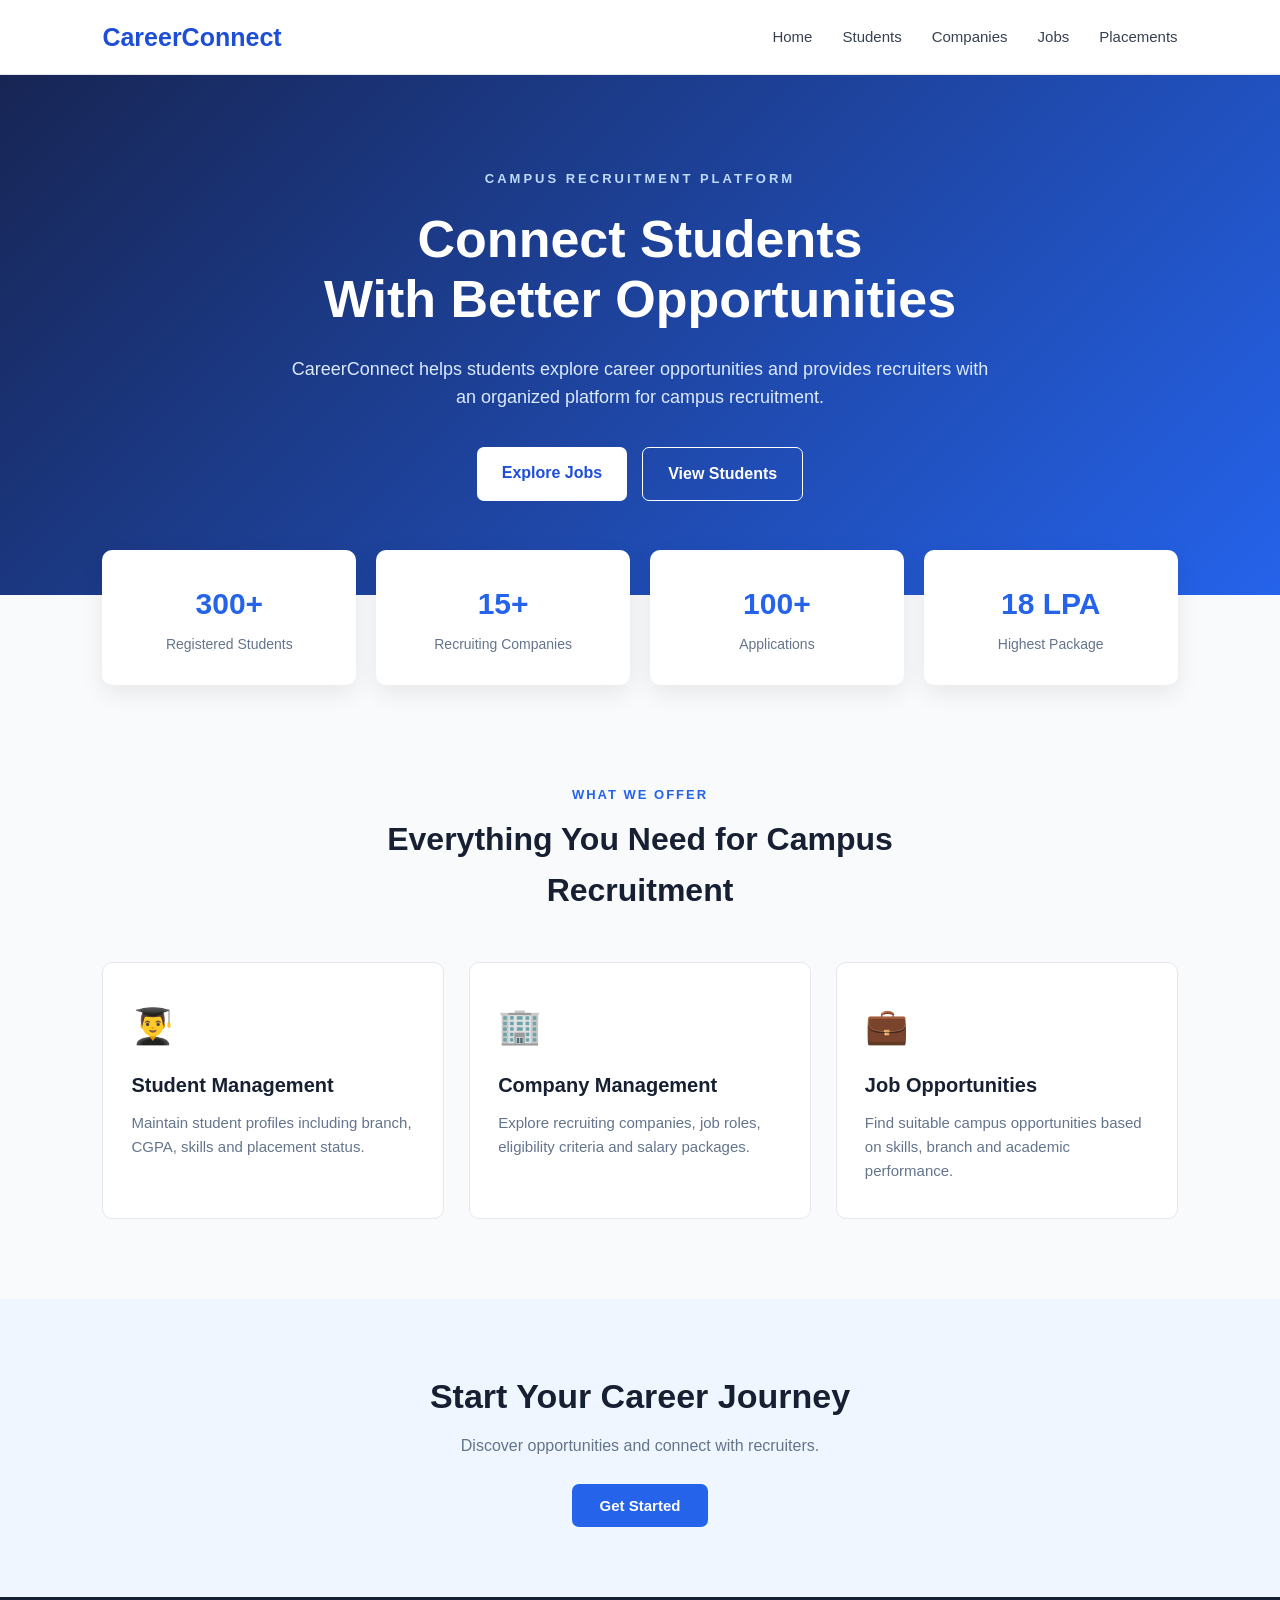
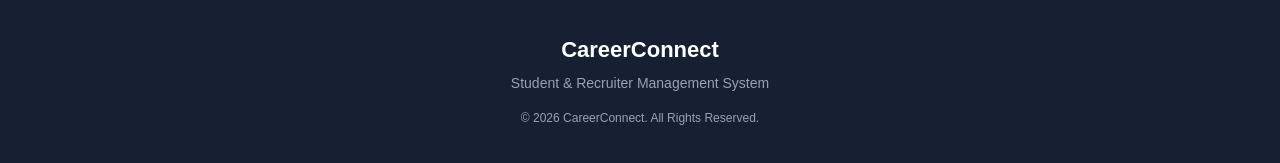
<file: index.html>
<!DOCTYPE html>
<html lang="en">

<head>
    <meta charset="UTF-8">
    <meta name="viewport" content="width=device-width, initial-scale=1.0">

    <title>CareerConnect</title>

    <link rel="stylesheet" href="style.css">
</head>

<body>

    <!-- Navigation -->
    <nav class="navbar">

        <div class="logo">
            CareerConnect
        </div>

        <div class="nav-links">
            <a href="index.html">Home</a>
            <a href="students.html">Students</a>
            <a href="companies.html">Companies</a>
            <a href="jobs.html">Jobs</a>
            <a href="placements.html">Placements</a>
        </div>

    </nav>


    <!-- Hero Section -->
    <section class="hero">

        <div class="hero-content">

            <p class="small-heading">
                CAMPUS RECRUITMENT PLATFORM
            </p>

            <h1>
                Connect Students<br>
                With Better Opportunities
            </h1>

            <p class="hero-text">
                CareerConnect helps students explore career
                opportunities and provides recruiters with
                an organized platform for campus recruitment.
            </p>

            <div class="hero-buttons">

                <a href="#" class="primary-btn">
                    Explore Jobs
                </a>

                <a href="#" class="secondary-btn">
                    View Students
                </a>

            </div>

        </div>

    </section>


    <!-- Statistics -->
    <section class="statistics">

        <div class="stat-card">
            <h2>300+</h2>
            <p>Registered Students</p>
        </div>

        <div class="stat-card">
            <h2>15+</h2>
            <p>Recruiting Companies</p>
        </div>

        <div class="stat-card">
            <h2>100+</h2>
            <p>Applications</p>
        </div>

        <div class="stat-card">
            <h2>18 LPA</h2>
            <p>Highest Package</p>
        </div>

    </section>


    <!-- Features -->
    <section class="features">

        <div class="section-heading">

            <p>WHAT WE OFFER</p>

            <h2>
                Everything You Need for Campus Recruitment
            </h2>

        </div>


        <div class="feature-container">

            <div class="feature-card">

                <div class="feature-icon">
                    👨‍🎓
                </div>

                <h3>
                    Student Management
                </h3>

                <p>
                    Maintain student profiles including
                    branch, CGPA, skills and placement status.
                </p>

            </div>


            <div class="feature-card">

                <div class="feature-icon">
                    🏢
                </div>

                <h3>
                    Company Management
                </h3>

                <p>
                    Explore recruiting companies, job roles,
                    eligibility criteria and salary packages.
                </p>

            </div>


            <div class="feature-card">

                <div class="feature-icon">
                    💼
                </div>

                <h3>
                    Job Opportunities
                </h3>

                <p>
                    Find suitable campus opportunities based
                    on skills, branch and academic performance.
                </p>

            </div>

        </div>

    </section>


    <!-- Call To Action -->
    <section class="cta">

        <h2>
            Start Your Career Journey
        </h2>

        <p>
            Discover opportunities and connect with recruiters.
        </p>

        <button onclick="showMessage()">
            Get Started
        </button>

    </section>


    <!-- Footer -->
    <footer>

        <div class="footer-logo">
            CareerConnect
        </div>

        <p>
            Student & Recruiter Management System
        </p>

        <p class="copyright">
            © 2026 CareerConnect. All Rights Reserved.
        </p>

    </footer>


    <script src="script.js"></script>

</body>

</html>
</file>
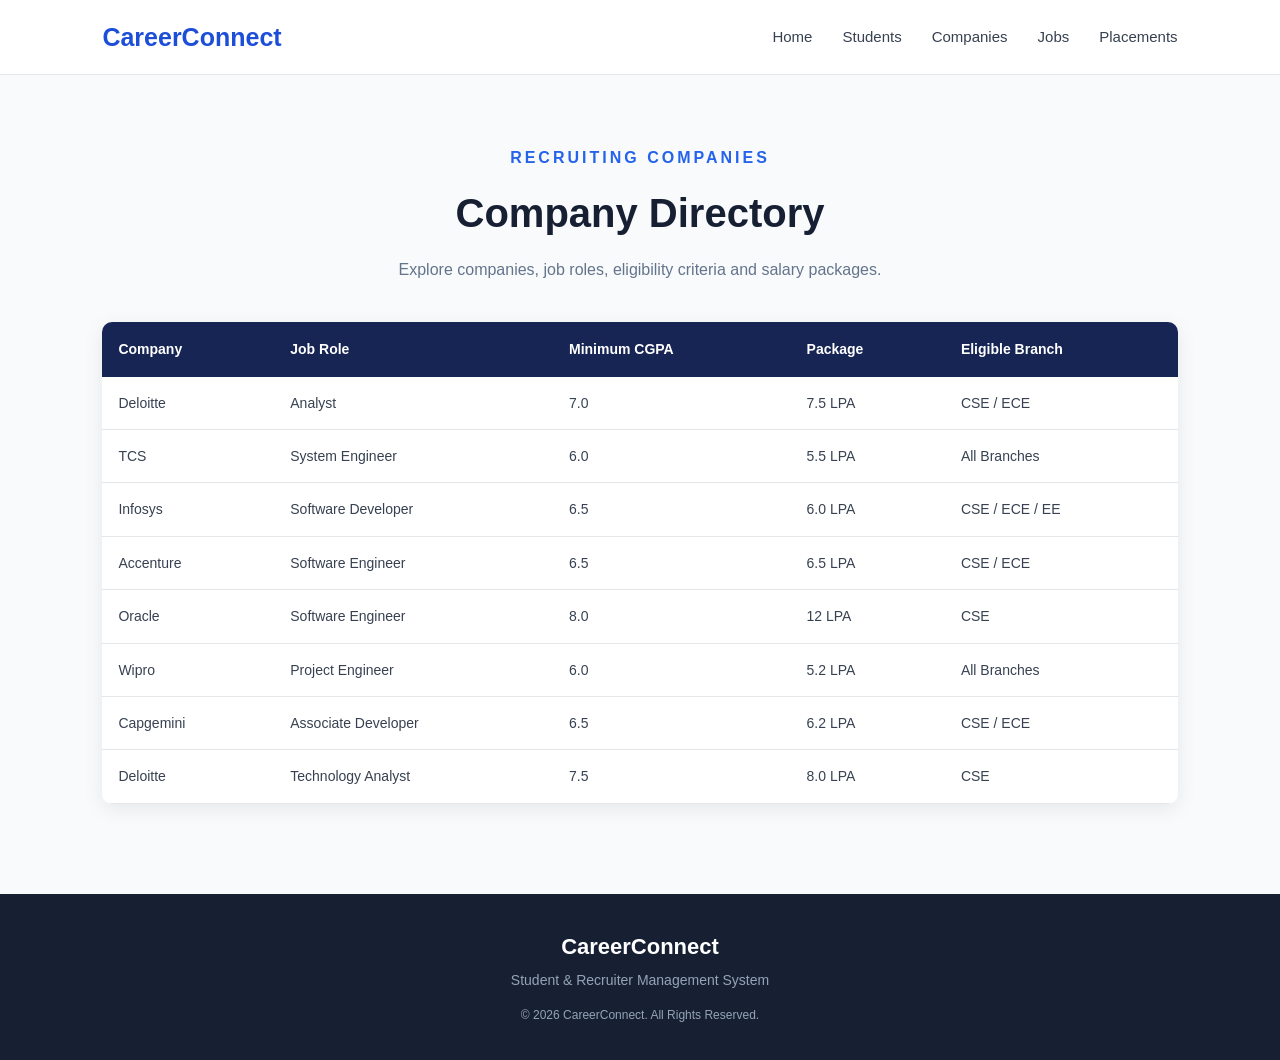
<file: companies.html>
<!DOCTYPE html>
<html lang="en">

<head>
    <meta charset="UTF-8">
    <meta name="viewport" content="width=device-width, initial-scale=1.0">

    <title>Companies | CareerConnect</title>

    <link rel="stylesheet" href="style.css">
</head>

<body>

    <!-- Navigation -->
    <nav class="navbar">

        <div class="logo">
            CareerConnect
        </div>

        <div class="nav-links">
            <a href="index.html">Home</a>
            <a href="students.html">Students</a>
            <a href="companies.html">Companies</a>
            <a href="jobs.html">Jobs</a>
            <a href="placements.html">Placements</a>
        </div>

    </nav>


    <!-- Companies Section -->
    <section class="page-section">

        <div class="page-heading">

            <p class="small-heading">
                RECRUITING COMPANIES
            </p>

            <h1>
                Company Directory
            </h1>

            <p>
                Explore companies, job roles, eligibility criteria
                and salary packages.
            </p>

        </div>


        <!-- Company Table -->
        <div class="table-container">

            <table>

                <thead>

                    <tr>
                        <th>Company</th>
                        <th>Job Role</th>
                        <th>Minimum CGPA</th>
                        <th>Package</th>
                        <th>Eligible Branch</th>
                    </tr>

                </thead>


                <tbody>

                    <tr>
                        <td>Deloitte</td>
                        <td>Analyst</td>
                        <td>7.0</td>
                        <td>7.5 LPA</td>
                        <td>CSE / ECE</td>
                    </tr>


                    <tr>
                        <td>TCS</td>
                        <td>System Engineer</td>
                        <td>6.0</td>
                        <td>5.5 LPA</td>
                        <td>All Branches</td>
                    </tr>


                    <tr>
                        <td>Infosys</td>
                        <td>Software Developer</td>
                        <td>6.5</td>
                        <td>6.0 LPA</td>
                        <td>CSE / ECE / EE</td>
                    </tr>


                    <tr>
                        <td>Accenture</td>
                        <td>Software Engineer</td>
                        <td>6.5</td>
                        <td>6.5 LPA</td>
                        <td>CSE / ECE</td>
                    </tr>


                    <tr>
                        <td>Oracle</td>
                        <td>Software Engineer</td>
                        <td>8.0</td>
                        <td>12 LPA</td>
                        <td>CSE</td>
                    </tr>


                    <tr>
                        <td>Wipro</td>
                        <td>Project Engineer</td>
                        <td>6.0</td>
                        <td>5.2 LPA</td>
                        <td>All Branches</td>
                    </tr>


                    <tr>
                        <td>Capgemini</td>
                        <td>Associate Developer</td>
                        <td>6.5</td>
                        <td>6.2 LPA</td>
                        <td>CSE / ECE</td>
                    </tr>


                    <tr>
                        <td>Deloitte</td>
                        <td>Technology Analyst</td>
                        <td>7.5</td>
                        <td>8.0 LPA</td>
                        <td>CSE</td>
                    </tr>

                </tbody>

            </table>

        </div>

    </section>


    <!-- Footer -->
    <footer>

        <div class="footer-logo">
            CareerConnect
        </div>

        <p>
            Student & Recruiter Management System
        </p>

        <p class="copyright">
            © 2026 CareerConnect. All Rights Reserved.
        </p>

    </footer>


</body>

</html>
</file>
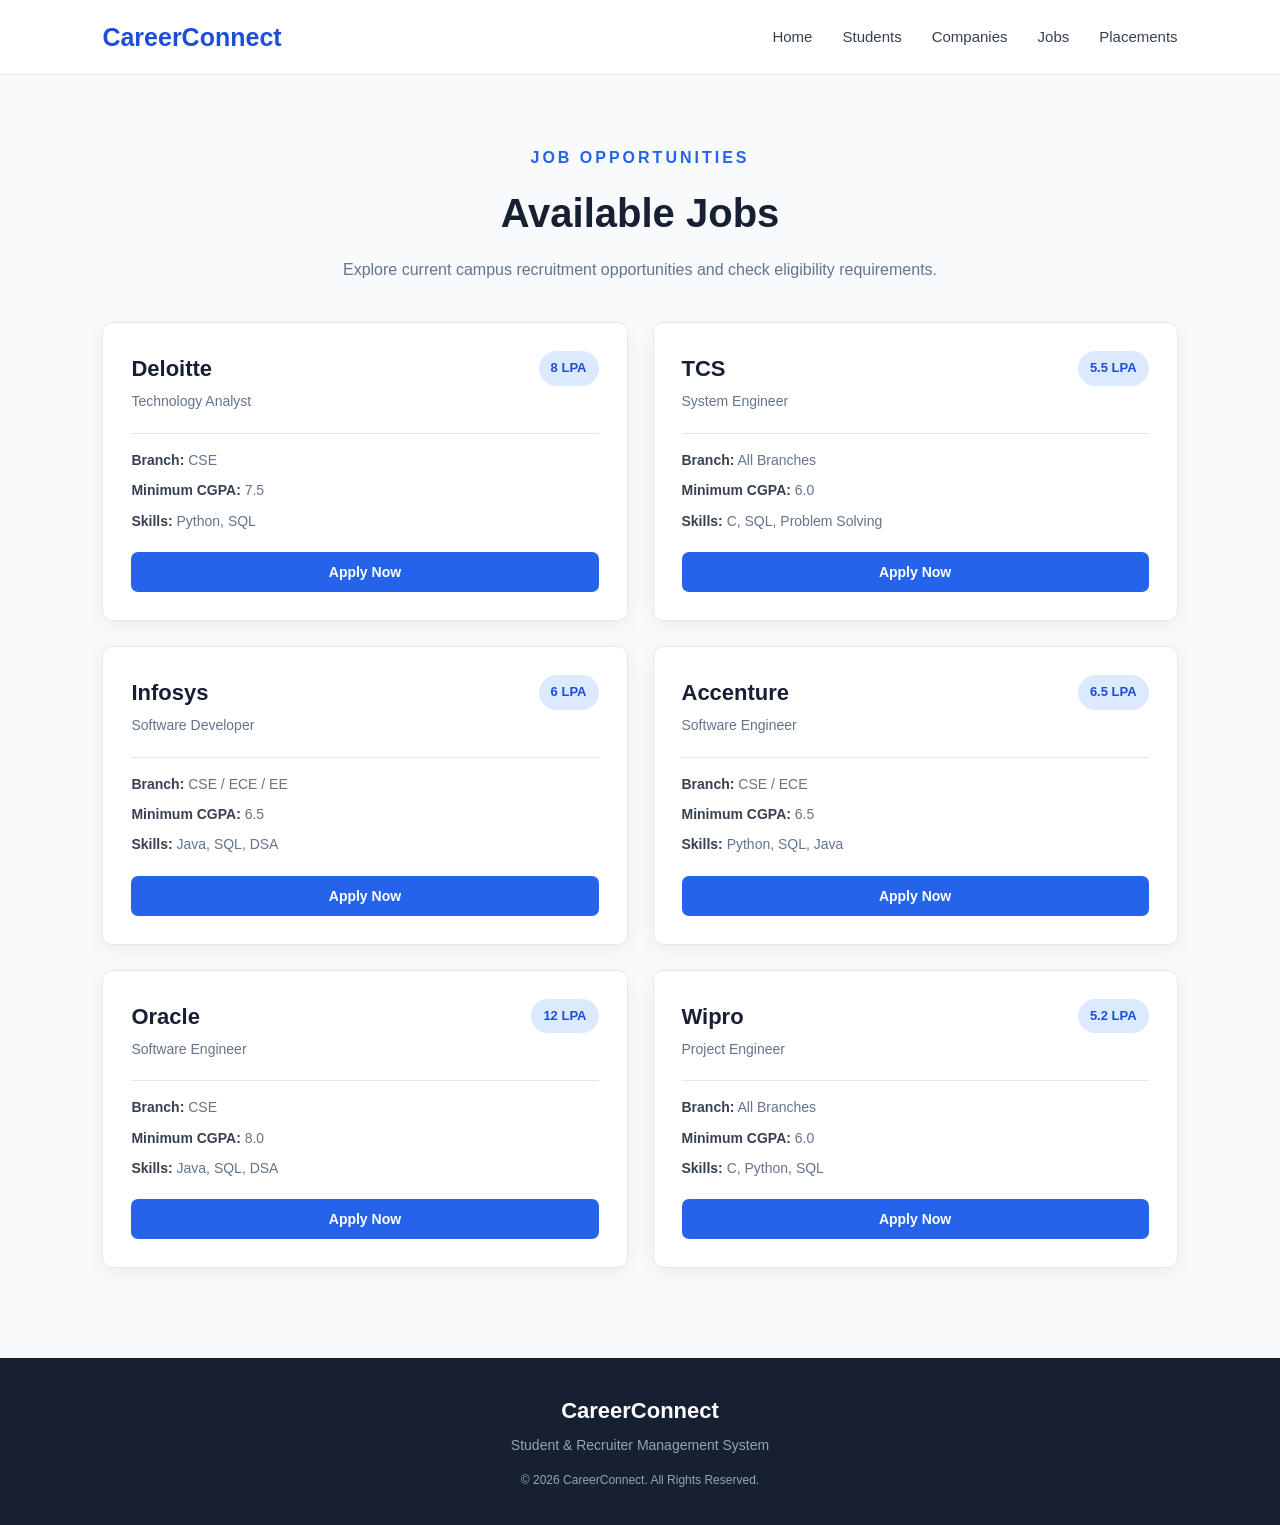
<file: jobs.html>
<!DOCTYPE html>
<html lang="en">

<head>
    <meta charset="UTF-8">
    <meta name="viewport" content="width=device-width, initial-scale=1.0">

    <title>Jobs | CareerConnect</title>

    <link rel="stylesheet" href="style.css">
</head>

<body>

    <!-- Navigation -->
    <nav class="navbar">

        <div class="logo">
            CareerConnect
        </div>

        <div class="nav-links">
            <a href="index.html">Home</a>
            <a href="students.html">Students</a>
            <a href="companies.html">Companies</a>
            <a href="jobs.html">Jobs</a>
            <a href="placements.html">Placements</a>
        </div>

    </nav>


    <!-- Jobs Section -->
    <section class="page-section">

        <div class="page-heading">

            <p class="small-heading">
                JOB OPPORTUNITIES
            </p>

            <h1>
                Available Jobs
            </h1>

            <p>
                Explore current campus recruitment opportunities
                and check eligibility requirements.
            </p>

        </div>


        <!-- Job Cards -->
        <div class="job-container">


            <!-- Job 1 -->
            <div class="job-card">

                <div class="job-header">

                    <div>
                        <h2>Deloitte</h2>
                        <p>Technology Analyst</p>
                    </div>

                    <span class="package">
                        8 LPA
                    </span>

                </div>

                <div class="job-details">

                    <p>
                        <strong>Branch:</strong>
                        CSE
                    </p>

                    <p>
                        <strong>Minimum CGPA:</strong>
                        7.5
                    </p>

                    <p>
                        <strong>Skills:</strong>
                        Python, SQL
                    </p>

                </div>

                <button class="apply-btn"
                    onclick="applyJob('Deloitte')">
                    Apply Now
                </button>

            </div>


            <!-- Job 2 -->
            <div class="job-card">

                <div class="job-header">

                    <div>
                        <h2>TCS</h2>
                        <p>System Engineer</p>
                    </div>

                    <span class="package">
                        5.5 LPA
                    </span>

                </div>

                <div class="job-details">

                    <p>
                        <strong>Branch:</strong>
                        All Branches
                    </p>

                    <p>
                        <strong>Minimum CGPA:</strong>
                        6.0
                    </p>

                    <p>
                        <strong>Skills:</strong>
                        C, SQL, Problem Solving
                    </p>

                </div>

                <button class="apply-btn"
                    onclick="applyJob('TCS')">
                    Apply Now
                </button>

            </div>


            <!-- Job 3 -->
            <div class="job-card">

                <div class="job-header">

                    <div>
                        <h2>Infosys</h2>
                        <p>Software Developer</p>
                    </div>

                    <span class="package">
                        6 LPA
                    </span>

                </div>

                <div class="job-details">

                    <p>
                        <strong>Branch:</strong>
                        CSE / ECE / EE
                    </p>

                    <p>
                        <strong>Minimum CGPA:</strong>
                        6.5
                    </p>

                    <p>
                        <strong>Skills:</strong>
                        Java, SQL, DSA
                    </p>

                </div>

                <button class="apply-btn"
                    onclick="applyJob('Infosys')">
                    Apply Now
                </button>

            </div>


            <!-- Job 4 -->
            <div class="job-card">

                <div class="job-header">

                    <div>
                        <h2>Accenture</h2>
                        <p>Software Engineer</p>
                    </div>

                    <span class="package">
                        6.5 LPA
                    </span>

                </div>

                <div class="job-details">

                    <p>
                        <strong>Branch:</strong>
                        CSE / ECE
                    </p>

                    <p>
                        <strong>Minimum CGPA:</strong>
                        6.5
                    </p>

                    <p>
                        <strong>Skills:</strong>
                        Python, SQL, Java
                    </p>

                </div>

                <button class="apply-btn"
                    onclick="applyJob('Accenture')">
                    Apply Now
                </button>

            </div>


            <!-- Job 5 -->
            <div class="job-card">

                <div class="job-header">

                    <div>
                        <h2>Oracle</h2>
                        <p>Software Engineer</p>
                    </div>

                    <span class="package">
                        12 LPA
                    </span>

                </div>

                <div class="job-details">

                    <p>
                        <strong>Branch:</strong>
                        CSE
                    </p>

                    <p>
                        <strong>Minimum CGPA:</strong>
                        8.0
                    </p>

                    <p>
                        <strong>Skills:</strong>
                        Java, SQL, DSA
                    </p>

                </div>

                <button class="apply-btn"
                    onclick="applyJob('Oracle')">
                    Apply Now
                </button>

            </div>


            <!-- Job 6 -->
            <div class="job-card">

                <div class="job-header">

                    <div>
                        <h2>Wipro</h2>
                        <p>Project Engineer</p>
                    </div>

                    <span class="package">
                        5.2 LPA
                    </span>

                </div>

                <div class="job-details">

                    <p>
                        <strong>Branch:</strong>
                        All Branches
                    </p>

                    <p>
                        <strong>Minimum CGPA:</strong>
                        6.0
                    </p>

                    <p>
                        <strong>Skills:</strong>
                        C, Python, SQL
                    </p>

                </div>

                <button class="apply-btn"
                    onclick="applyJob('Wipro')">
                    Apply Now
                </button>

            </div>


        </div>

    </section>


    <!-- Footer -->
    <footer>

        <div class="footer-logo">
            CareerConnect
        </div>

        <p>
            Student & Recruiter Management System
        </p>

        <p class="copyright">
            © 2026 CareerConnect. All Rights Reserved.
        </p>

    </footer>


    <script src="script.js"></script>

</body>

</html>
</file>
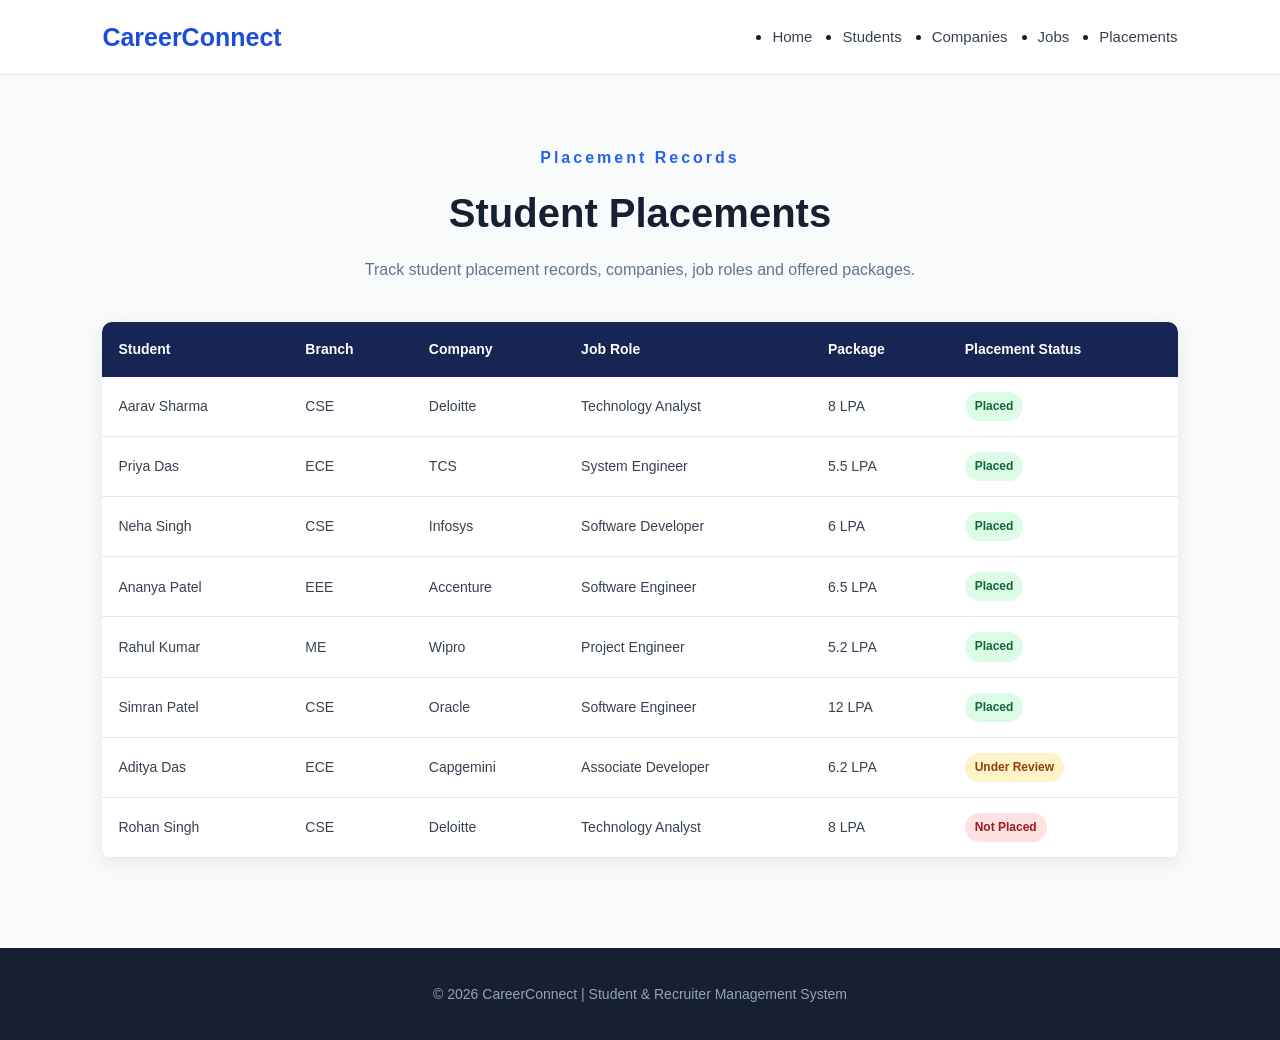
<file: placements.html>
<!DOCTYPE html>
<html lang="en">
<head>
    <meta charset="UTF-8">
    <meta name="viewport" content="width=device-width, initial-scale=1.0">
    <title>Placements - CareerConnect</title>
    <link rel="stylesheet" href="style.css">
</head>

<body>

    <!-- Navbar -->
    <nav class="navbar">
        <div class="logo">CareerConnect</div>

        <ul class="nav-links">
            <li><a href="index.html">Home</a></li>
            <li><a href="students.html">Students</a></li>
            <li><a href="companies.html">Companies</a></li>
            <li><a href="jobs.html">Jobs</a></li>
            <li><a href="placements.html">Placements</a></li>
        </ul>
    </nav>

    <!-- Placements Section -->
    <section class="page-section">

        <div class="page-heading">
            <p class="small-heading">Placement Records</p>

            <h1>Student Placements</h1>

            <p>
                Track student placement records, companies,
                job roles and offered packages.
            </p>
        </div>

        <div class="table-container">

            <table>

                <thead>
                    <tr>
                        <th>Student</th>
                        <th>Branch</th>
                        <th>Company</th>
                        <th>Job Role</th>
                        <th>Package</th>
                        <th>Placement Status</th>
                    </tr>
                </thead>

                <tbody>

                    <tr>
                        <td>Aarav Sharma</td>
                        <td>CSE</td>
                        <td>Deloitte</td>
                        <td>Technology Analyst</td>
                        <td>8 LPA</td>
                        <td>
                            <span class="status selected">
                                Placed
                            </span>
                        </td>
                    </tr>

                    <tr>
                        <td>Priya Das</td>
                        <td>ECE</td>
                        <td>TCS</td>
                        <td>System Engineer</td>
                        <td>5.5 LPA</td>
                        <td>
                            <span class="status selected">
                                Placed
                            </span>
                        </td>
                    </tr>

                    <tr>
                        <td>Neha Singh</td>
                        <td>CSE</td>
                        <td>Infosys</td>
                        <td>Software Developer</td>
                        <td>6 LPA</td>
                        <td>
                            <span class="status selected">
                                Placed
                            </span>
                        </td>
                    </tr>

                    <tr>
                        <td>Ananya Patel</td>
                        <td>EEE</td>
                        <td>Accenture</td>
                        <td>Software Engineer</td>
                        <td>6.5 LPA</td>
                        <td>
                            <span class="status selected">
                                Placed
                            </span>
                        </td>
                    </tr>

                    <tr>
                        <td>Rahul Kumar</td>
                        <td>ME</td>
                        <td>Wipro</td>
                        <td>Project Engineer</td>
                        <td>5.2 LPA</td>
                        <td>
                            <span class="status selected">
                                Placed
                            </span>
                        </td>
                    </tr>

                    <tr>
                        <td>Simran Patel</td>
                        <td>CSE</td>
                        <td>Oracle</td>
                        <td>Software Engineer</td>
                        <td>12 LPA</td>
                        <td>
                            <span class="status selected">
                                Placed
                            </span>
                        </td>
                    </tr>

                    <tr>
                        <td>Aditya Das</td>
                        <td>ECE</td>
                        <td>Capgemini</td>
                        <td>Associate Developer</td>
                        <td>6.2 LPA</td>
                        <td>
                            <span class="status review">
                                Under Review
                            </span>
                        </td>
                    </tr>

                    <tr>
                        <td>Rohan Singh</td>
                        <td>CSE</td>
                        <td>Deloitte</td>
                        <td>Technology Analyst</td>
                        <td>8 LPA</td>
                        <td>
                            <span class="status rejected">
                                Not Placed
                            </span>
                        </td>
                    </tr>

                </tbody>

            </table>

        </div>

    </section>

    <!-- Footer -->
    <footer class="footer">
        <p>© 2026 CareerConnect | Student & Recruiter Management System</p>
    </footer>

</body>
</html>
</file>
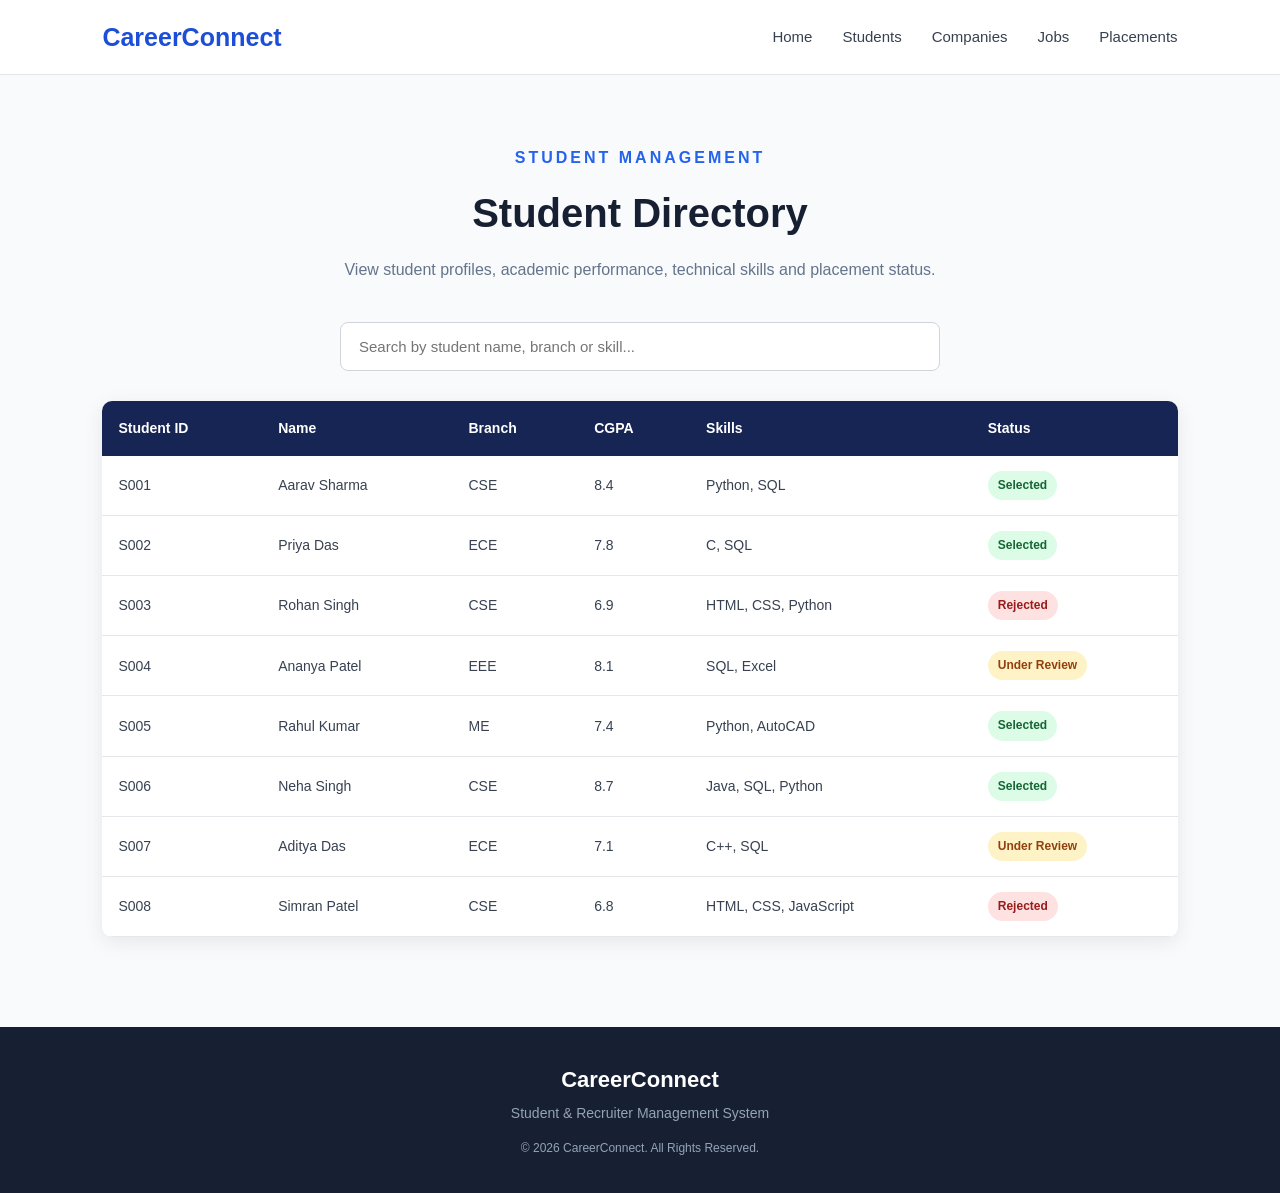
<file: students.html>
<!DOCTYPE html>
<html lang="en">

<head>
    <meta charset="UTF-8">
    <meta name="viewport" content="width=device-width, initial-scale=1.0">

    <title>Students | CareerConnect</title>

    <link rel="stylesheet" href="style.css">
</head>

<body>

    <!-- Navigation -->
    <nav class="navbar">

        <div class="logo">
            CareerConnect
        </div>

        <div class="nav-links">
            <a href="index.html">Home</a>
            <a href="students.html">Students</a>
            <a href="companies.html">Companies</a>
            <a href="jobs.html">Jobs</a>
            <a href="placements.html">Placements</a>
        </div>

    </nav>


    <!-- Students Section -->
    <section class="page-section">

        <div class="page-heading">

            <p class="small-heading">
                STUDENT MANAGEMENT
            </p>

            <h1>
                Student Directory
            </h1>

            <p>
                View student profiles, academic performance,
                technical skills and placement status.
            </p>

        </div>


        <!-- Search -->
        <div class="search-container">

            <input
                type="text"
                id="studentSearch"
                placeholder="Search by student name, branch or skill..."
                onkeyup="searchStudents()"
            >

        </div>


        <!-- Student Table -->
        <div class="table-container">

            <table id="studentTable">

                <thead>

                    <tr>
                        <th>Student ID</th>
                        <th>Name</th>
                        <th>Branch</th>
                        <th>CGPA</th>
                        <th>Skills</th>
                        <th>Status</th>
                    </tr>

                </thead>

                <tbody>

                    <tr>
                        <td>S001</td>
                        <td>Aarav Sharma</td>
                        <td>CSE</td>
                        <td>8.4</td>
                        <td>Python, SQL</td>
                        <td>
                            <span class="status selected">
                                Selected
                            </span>
                        </td>
                    </tr>


                    <tr>
                        <td>S002</td>
                        <td>Priya Das</td>
                        <td>ECE</td>
                        <td>7.8</td>
                        <td>C, SQL</td>
                        <td>
                            <span class="status selected">
                                Selected
                            </span>
                        </td>
                    </tr>


                    <tr>
                        <td>S003</td>
                        <td>Rohan Singh</td>
                        <td>CSE</td>
                        <td>6.9</td>
                        <td>HTML, CSS, Python</td>
                        <td>
                            <span class="status rejected">
                                Rejected
                            </span>
                        </td>
                    </tr>


                    <tr>
                        <td>S004</td>
                        <td>Ananya Patel</td>
                        <td>EEE</td>
                        <td>8.1</td>
                        <td>SQL, Excel</td>
                        <td>
                            <span class="status review">
                                Under Review
                            </span>
                        </td>
                    </tr>


                    <tr>
                        <td>S005</td>
                        <td>Rahul Kumar</td>
                        <td>ME</td>
                        <td>7.4</td>
                        <td>Python, AutoCAD</td>
                        <td>
                            <span class="status selected">
                                Selected
                            </span>
                        </td>
                    </tr>


                    <tr>
                        <td>S006</td>
                        <td>Neha Singh</td>
                        <td>CSE</td>
                        <td>8.7</td>
                        <td>Java, SQL, Python</td>
                        <td>
                            <span class="status selected">
                                Selected
                            </span>
                        </td>
                    </tr>


                    <tr>
                        <td>S007</td>
                        <td>Aditya Das</td>
                        <td>ECE</td>
                        <td>7.1</td>
                        <td>C++, SQL</td>
                        <td>
                            <span class="status review">
                                Under Review
                            </span>
                        </td>
                    </tr>


                    <tr>
                        <td>S008</td>
                        <td>Simran Patel</td>
                        <td>CSE</td>
                        <td>6.8</td>
                        <td>HTML, CSS, JavaScript</td>
                        <td>
                            <span class="status rejected">
                                Rejected
                            </span>
                        </td>
                    </tr>

                    <tr>
    
                </tbody>

            </table>

        </div>

    </section>


    <footer>

        <div class="footer-logo">
            CareerConnect
        </div>

        <p>
            Student & Recruiter Management System
        </p>

        <p class="copyright">
            © 2026 CareerConnect. All Rights Reserved.
        </p>

    </footer>


    <script src="script.js"></script>

</body>

</html>
</file>
<file: style.css>
* {
    margin: 0;
    padding: 0;
    box-sizing: border-box;
}

body {
    font-family: Arial, Helvetica, sans-serif;
    background-color: #f8fafc;
    color: #172033;
    line-height: 1.6;
}


/* ================= NAVBAR ================= */

.navbar {
    height: 75px;
    background-color: white;

    display: flex;
    justify-content: space-between;
    align-items: center;

    padding: 0 8%;

    border-bottom: 1px solid #e5e7eb;

    position: sticky;
    top: 0;
    z-index: 100;
}

.logo {
    font-size: 25px;
    font-weight: 700;
    color: #1d4ed8;
}

.nav-links {
    display: flex;
    gap: 30px;
}

.nav-links a {
    text-decoration: none;
    color: #374151;
    font-size: 15px;
    font-weight: 500;
    transition: 0.3s;
}

.nav-links a:hover {
    color: #1d4ed8;
}


/* ================= HERO ================= */

.hero {
    min-height: 520px;

    background: linear-gradient(
        135deg,
        #172554,
        #2563eb
    );

    display: flex;
    align-items: center;
    justify-content: center;

    text-align: center;

    padding: 70px 20px;

    color: white;
}

.hero-content {
    max-width: 850px;
}

.small-heading {
    font-size: 13px;
    letter-spacing: 3px;
    font-weight: 600;

    margin-bottom: 20px;

    color: #bfdbfe;
}

.hero h1 {
    font-size: 52px;
    line-height: 1.15;

    margin-bottom: 25px;
}

.hero-text {
    max-width: 700px;

    margin: auto;

    font-size: 18px;

    color: #dbeafe;
}

.hero-buttons {
    margin-top: 35px;

    display: flex;
    justify-content: center;

    gap: 15px;
}

.primary-btn,
.secondary-btn {
    padding: 13px 25px;

    border-radius: 7px;

    text-decoration: none;

    font-weight: 600;

    transition: 0.3s;
}

.primary-btn {
    background-color: white;
    color: #1d4ed8;
}

.primary-btn:hover {
    transform: translateY(-2px);
}

.secondary-btn {
    border: 1px solid white;
    color: white;
}

.secondary-btn:hover {
    background-color: white;
    color: #1d4ed8;
}


/* ================= STATISTICS ================= */

.statistics {
    width: 84%;

    margin: -45px auto 70px;

    display: grid;

    grid-template-columns: repeat(4, 1fr);

    gap: 20px;

    position: relative;
}

.stat-card {
    background-color: white;

    padding: 30px 20px;

    text-align: center;

    border-radius: 10px;

    box-shadow:
        0 8px 25px rgba(0, 0, 0, 0.08);
}

.stat-card h2 {
    color: #2563eb;

    font-size: 30px;

    margin-bottom: 5px;
}

.stat-card p {
    color: #64748b;

    font-size: 14px;
}


/* ================= FEATURES ================= */

.features {
    padding: 30px 8% 80px;

    text-align: center;
}

.section-heading {
    max-width: 700px;

    margin: auto auto 45px;
}

.section-heading p {
    color: #2563eb;

    font-size: 13px;

    font-weight: 700;

    letter-spacing: 2px;

    margin-bottom: 8px;
}

.section-heading h2 {
    font-size: 32px;

    color: #172033;
}

.feature-container {
    display: grid;

    grid-template-columns: repeat(3, 1fr);

    gap: 25px;
}

.feature-card {
    background-color: white;

    padding: 35px 28px;

    border-radius: 10px;

    text-align: left;

    border: 1px solid #e5e7eb;

    transition: 0.3s;
}

.feature-card:hover {
    transform: translateY(-5px);

    box-shadow:
        0 10px 25px rgba(0, 0, 0, 0.08);
}

.feature-icon {
    font-size: 35px;

    margin-bottom: 15px;
}

.feature-card h3 {
    font-size: 20px;

    margin-bottom: 10px;

    color: #172033;
}

.feature-card p {
    color: #64748b;

    font-size: 15px;
}


/* ================= CTA ================= */

.cta {
    background-color: #eff6ff;

    padding: 70px 20px;

    text-align: center;
}

.cta h2 {
    font-size: 34px;

    margin-bottom: 10px;
}

.cta p {
    color: #64748b;

    margin-bottom: 25px;
}

.cta button {
    border: none;

    background-color: #2563eb;

    color: white;

    padding: 13px 28px;

    border-radius: 7px;

    font-size: 15px;

    font-weight: 600;

    cursor: pointer;

    transition: 0.3s;
}

.cta button:hover {
    background-color: #1d4ed8;

    transform: translateY(-2px);
}


/* ================= FOOTER ================= */

footer {
    background-color: #172033;

    color: white;

    text-align: center;

    padding: 35px 20px;
}

.footer-logo {
    font-size: 22px;

    font-weight: 700;

    margin-bottom: 5px;
}

footer p {
    color: #94a3b8;

    font-size: 14px;
}

.copyright {
    margin-top: 15px;

    font-size: 12px;
}


/* ================= RESPONSIVE ================= */

@media (max-width: 850px) {

    .navbar {
        padding: 0 5%;
    }

    .nav-links {
        gap: 12px;
    }

    .hero h1 {
        font-size: 40px;
    }

    .statistics {
        grid-template-columns: repeat(2, 1fr);
    }

    .feature-container {
        grid-template-columns: 1fr;
    }
}


@media (max-width: 600px) {

    .navbar {
        height: auto;

        padding: 20px;

        flex-direction: column;

        gap: 15px;
    }

    .nav-links {
        flex-wrap: wrap;

        justify-content: center;
    }

    .hero {
        min-height: 450px;
    }

    .hero h1 {
        font-size: 34px;
    }

    .hero-buttons {
        flex-direction: column;

        align-items: center;
    }

    .statistics {
        width: 90%;

        grid-template-columns: 1fr;

        margin-top: 30px;
    }
}

/* =========================
   STUDENTS PAGE
========================= */

.page-section {
    padding: 70px 8% 90px;

    min-height: 700px;
}

.page-heading {
    text-align: center;

    max-width: 750px;

    margin: 0 auto 40px;
}

.page-heading .small-heading {
    color: #2563eb;

    margin-bottom: 10px;
}

.page-heading h1 {
    font-size: 40px;

    margin-bottom: 12px;
}

.page-heading p {
    color: #64748b;

    font-size: 16px;
}


/* Search Box */

.search-container {
    max-width: 600px;

    margin: 0 auto 30px;
}

.search-container input {
    width: 100%;

    padding: 15px 18px;

    border: 1px solid #d1d5db;

    border-radius: 8px;

    font-size: 15px;

    outline: none;
}

.search-container input:focus {
    border-color: #2563eb;

    box-shadow:
        0 0 0 3px rgba(37, 99, 235, 0.1);
}


/* Table */

.table-container {
    width: 100%;

    overflow-x: auto;

    background-color: white;

    border-radius: 10px;

    box-shadow:
        0 5px 20px rgba(0, 0, 0, 0.08);
}

table {
    width: 100%;

    border-collapse: collapse;

    min-width: 800px;
}

table th {
    background-color: #172554;

    color: white;

    padding: 16px;

    text-align: left;

    font-size: 14px;
}

table td {
    padding: 15px 16px;

    border-bottom: 1px solid #e5e7eb;

    font-size: 14px;

    color: #374151;
}

table tbody tr:hover {
    background-color: #f8fafc;
}


/* Status */

.status {
    display: inline-block;

    padding: 5px 10px;

    border-radius: 20px;

    font-size: 12px;

    font-weight: 600;
}

.status.selected {
    background-color: #dcfce7;

    color: #166534;
}

.status.rejected {
    background-color: #fee2e2;

    color: #991b1b;
}

.status.review {
    background-color: #fef3c7;

    color: #92400e;
}

/* =========================
   JOBS PAGE
========================= */

.job-container {
    display: grid;

    grid-template-columns:
        repeat(2, 1fr);

    gap: 25px;

    max-width: 1100px;

    margin: 0 auto;
}

.job-card {
    background-color: white;

    padding: 28px;

    border-radius: 10px;

    border: 1px solid #e5e7eb;

    box-shadow:
        0 5px 20px rgba(0, 0, 0, 0.06);

    transition: 0.3s;
}

.job-card:hover {
    transform: translateY(-4px);

    box-shadow:
        0 10px 25px rgba(0, 0, 0, 0.10);
}

.job-header {
    display: flex;

    justify-content: space-between;

    align-items: flex-start;

    margin-bottom: 20px;
}

.job-header h2 {
    color: #172033;

    font-size: 22px;

    margin-bottom: 4px;
}

.job-header p {
    color: #64748b;

    font-size: 14px;
}

.package {
    background-color: #dbeafe;

    color: #1d4ed8;

    padding: 7px 12px;

    border-radius: 20px;

    font-size: 13px;

    font-weight: 700;
}

.job-details {
    border-top: 1px solid #e5e7eb;

    padding-top: 15px;

    margin-bottom: 20px;
}

.job-details p {
    color: #64748b;

    font-size: 14px;

    margin-bottom: 8px;
}

.job-details strong {
    color: #374151;
}

.apply-btn {
    width: 100%;

    padding: 12px;

    border: none;

    border-radius: 7px;

    background-color: #2563eb;

    color: white;

    font-size: 14px;

    font-weight: 600;

    cursor: pointer;

    transition: 0.3s;
}

.apply-btn:hover {
    background-color: #1d4ed8;
}


/* Jobs responsive */

@media (max-width: 750px) {

    .job-container {
        grid-template-columns: 1fr;
    }

}
</file>
